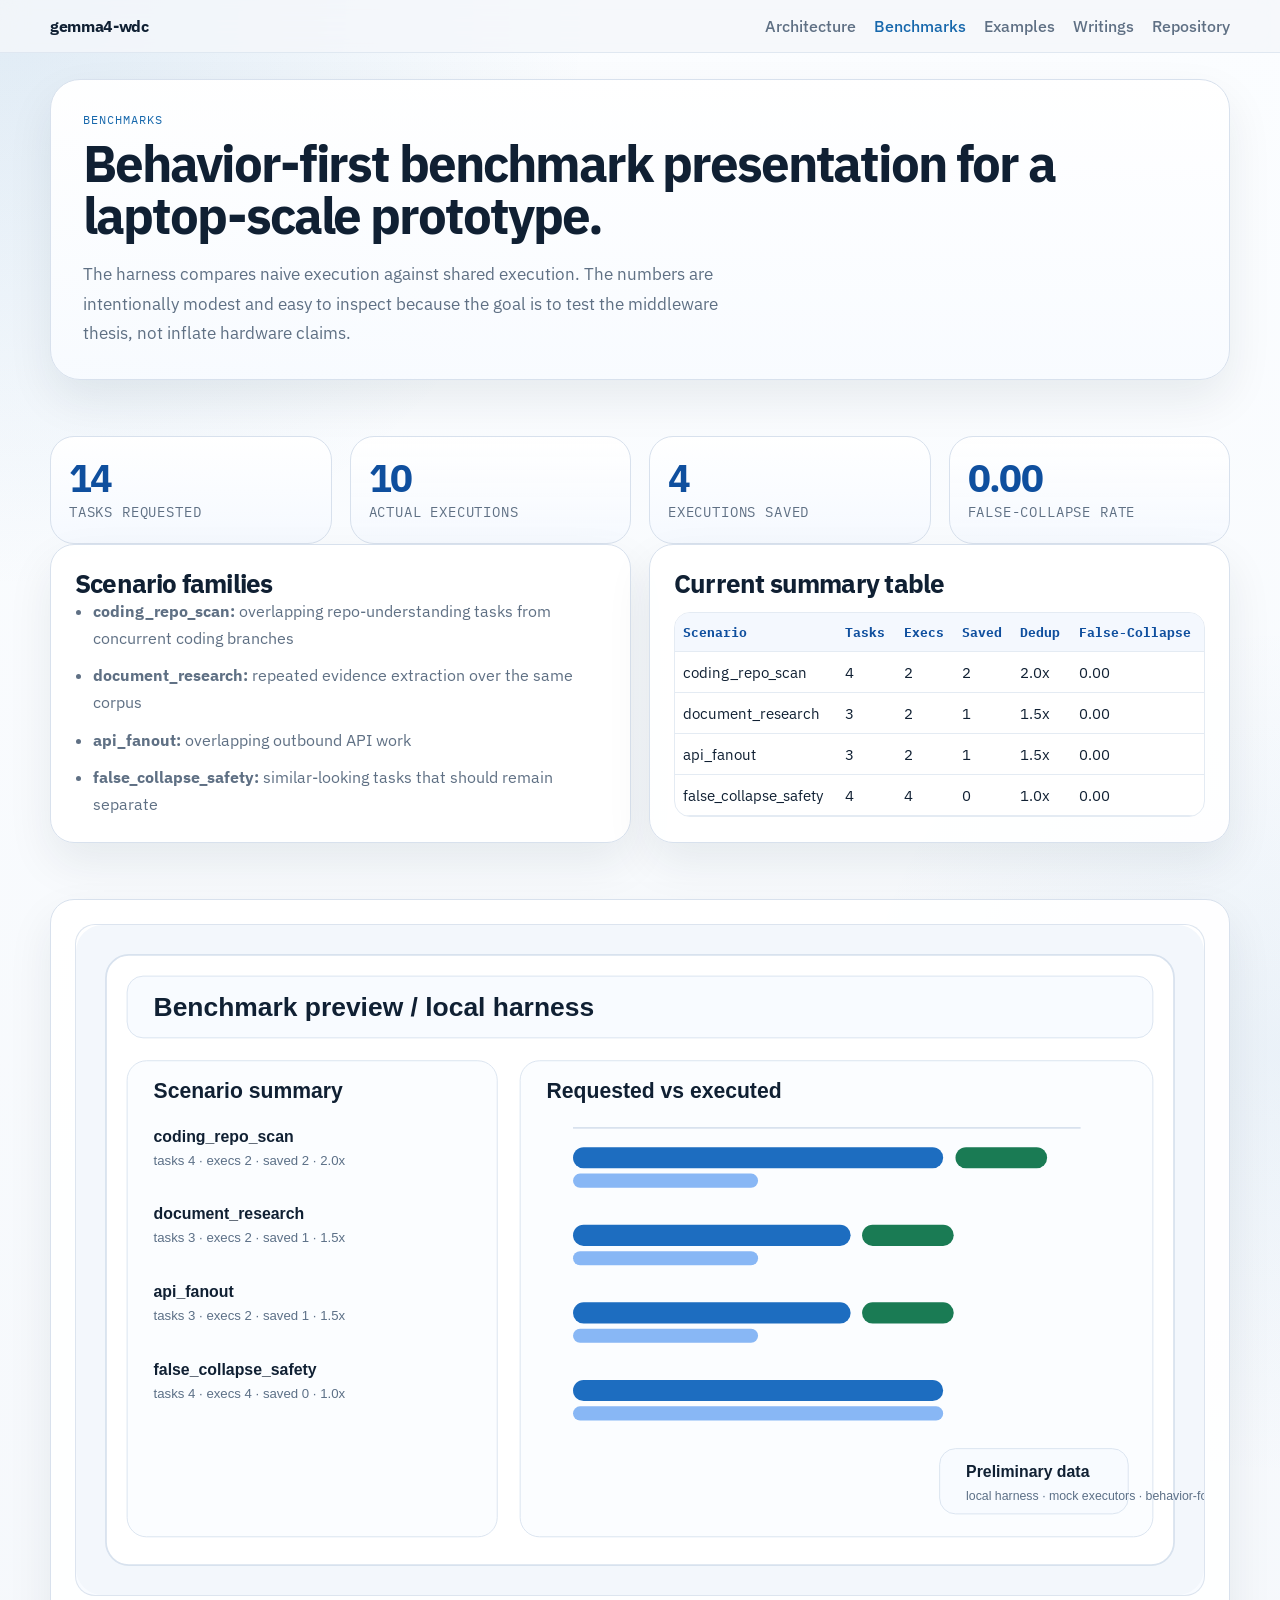
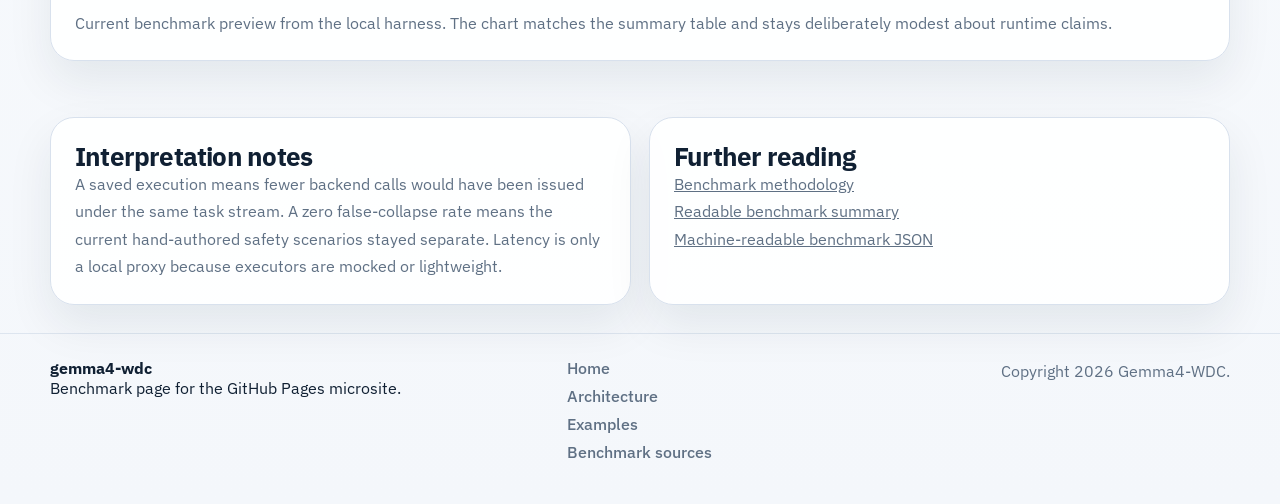
<file: site/benchmarks/index.html>
<!DOCTYPE html>
<html lang="en">
  <head>
    <meta charset="UTF-8" />
    <meta name="viewport" content="width=device-width, initial-scale=1.0" />
    <title>Benchmarks — gemma4-wdc</title>
    <meta name="description" content="Benchmark methodology and preliminary results for gemma4-wdc across coding-agent overlap, document research, API overlap, and false-collapse safety scenarios." />
    <meta name="robots" content="index, follow, max-image-preview:large" />
    <link rel="canonical" href="https://manishklach.github.io/gemma4-wdc/benchmarks/" />
    <meta property="og:type" content="website" />
    <meta property="og:url" content="https://manishklach.github.io/gemma4-wdc/benchmarks/" />
    <meta property="og:title" content="Benchmarks — gemma4-wdc" />
    <meta property="og:description" content="Preliminary laptop-scale benchmark results for shared execution units, semantic deduplication, and false-collapse safety." />
    <meta property="og:image" content="https://manishklach.github.io/gemma4-wdc/assets/og/agent-runtime-lab-og.svg" />
    <meta property="og:image:width" content="1200" />
    <meta property="og:image:height" content="630" />
    <meta property="og:image:alt" content="Benchmark preview for gemma4-wdc showing scenario-level tasks, executions, and saved executions." />
    <meta property="og:locale" content="en_US" />
    <meta name="twitter:card" content="summary_large_image" />
    <meta name="twitter:title" content="Benchmarks — gemma4-wdc" />
    <meta name="twitter:description" content="Transparent benchmark methodology and results for local multi-agent middleware." />
    <meta name="twitter:image" content="https://manishklach.github.io/gemma4-wdc/assets/og/agent-runtime-lab-og.svg" />
    <meta name="twitter:image:alt" content="Benchmark preview for gemma4-wdc showing scenario-level tasks, executions, and saved executions." />
    <meta name="twitter:site" content="@manishklach" />
    <link rel="icon" href="../favicon.svg" type="image/svg+xml" />
    <link rel="preconnect" href="https://fonts.googleapis.com" />
    <link rel="preconnect" href="https://fonts.gstatic.com" crossorigin />
    <link href="https://fonts.googleapis.com/css2?family=IBM+Plex+Sans:wght@400;500;600;700&family=IBM+Plex+Mono:wght@400;500&display=swap" rel="stylesheet" />
    <link rel="stylesheet" href="../styles.css" />
    <script type="application/ld+json">
      {
        "@context": "https://schema.org",
        "@type": "WebPage",
        "name": "Benchmarks — gemma4-wdc",
        "url": "https://manishklach.github.io/gemma4-wdc/benchmarks/",
        "description": "Benchmark methodology and preliminary results for gemma4-wdc across coding-agent overlap, document research, API overlap, and false-collapse safety scenarios."
      }
    </script>
  </head>
  <body data-page="benchmarks">
    <a class="skip-link" href="#content">Skip to content</a>
    <header class="site-header">
      <div class="container nav-shell">
        <a class="brand" href="../">gemma4-wdc</a>
        <nav aria-label="Primary">
          <a href="../architecture/">Architecture</a>
          <a href="../benchmarks/">Benchmarks</a>
          <a href="../examples/">Examples</a>
          <a href="https://manishklach.github.io/writings.html">Writings</a>
          <a href="https://github.com/manishklach/gemma4-wdc">Repository</a>
        </nav>
      </div>
    </header>
    <main id="content">
      <section class="subpage-hero container">
        <p class="eyebrow">Benchmarks</p>
        <h1>Behavior-first benchmark presentation for a laptop-scale prototype.</h1>
        <p class="lead">The harness compares naive execution against shared execution. The numbers are intentionally modest and easy to inspect because the goal is to test the middleware thesis, not inflate hardware claims.</p>
      </section>
      <section class="section container">
        <div class="grid four stats-grid">
          <article class="card stat-card">
            <span class="stat-value">14</span>
            <span class="stat-label">tasks requested</span>
          </article>
          <article class="card stat-card">
            <span class="stat-value">10</span>
            <span class="stat-label">actual executions</span>
          </article>
          <article class="card stat-card">
            <span class="stat-value">4</span>
            <span class="stat-label">executions saved</span>
          </article>
          <article class="card stat-card">
            <span class="stat-value">0.00</span>
            <span class="stat-label">false-collapse rate</span>
          </article>
        </div>
        <div class="grid two">
          <article class="card">
            <h2>Scenario families</h2>
            <ul class="plain-list">
              <li><strong>coding_repo_scan:</strong> overlapping repo-understanding tasks from concurrent coding branches</li>
              <li><strong>document_research:</strong> repeated evidence extraction over the same corpus</li>
              <li><strong>api_fanout:</strong> overlapping outbound API work</li>
              <li><strong>false_collapse_safety:</strong> similar-looking tasks that should remain separate</li>
            </ul>
          </article>
          <article class="card">
            <h2>Current summary table</h2>
            <div class="table-wrap">
            <table>
              <thead>
                <tr>
                  <th>Scenario</th>
                  <th>Tasks</th>
                  <th>Execs</th>
                  <th>Saved</th>
                  <th>Dedup</th>
                  <th>False-Collapse</th>
                </tr>
              </thead>
              <tbody>
                <tr><td>coding_repo_scan</td><td>4</td><td>2</td><td>2</td><td>2.0x</td><td>0.00</td></tr>
                <tr><td>document_research</td><td>3</td><td>2</td><td>1</td><td>1.5x</td><td>0.00</td></tr>
                <tr><td>api_fanout</td><td>3</td><td>2</td><td>1</td><td>1.5x</td><td>0.00</td></tr>
                <tr><td>false_collapse_safety</td><td>4</td><td>4</td><td>0</td><td>1.0x</td><td>0.00</td></tr>
              </tbody>
            </table>
            </div>
          </article>
        </div>
      </section>
      <section class="section container">
        <article class="card visual-card">
          <img src="../assets/screenshots/benchmark-results.svg" alt="Benchmark summary view showing scenario-level task counts, actual executions, saved executions, and dedup ratios across the current local harness." />
          <p class="media-caption">Current benchmark preview from the local harness. The chart matches the summary table and stays deliberately modest about runtime claims.</p>
        </article>
      </section>
      <section class="section container">
        <div class="grid two">
          <article class="card">
            <h2>Interpretation notes</h2>
            <p>A saved execution means fewer backend calls would have been issued under the same task stream. A zero false-collapse rate means the current hand-authored safety scenarios stayed separate. Latency is only a local proxy because executors are mocked or lightweight.</p>
          </article>
          <article class="card">
            <h2>Further reading</h2>
            <p><a href="https://github.com/manishklach/gemma4-wdc/blob/main/docs/benchmark-methodology.md">Benchmark methodology</a></p>
            <p><a href="https://github.com/manishklach/gemma4-wdc/blob/main/benchmarks/results/summary.md">Readable benchmark summary</a></p>
            <p><a href="https://github.com/manishklach/gemma4-wdc/blob/main/benchmarks/results/latest_summary.json">Machine-readable benchmark JSON</a></p>
          </article>
        </div>
      </section>
    </main>
    <footer class="site-footer">
      <div class="container footer-grid">
        <div>
          <strong>gemma4-wdc</strong>
          <p>Benchmark page for the GitHub Pages microsite.</p>
        </div>
        <nav aria-label="Footer">
          <a href="../">Home</a>
          <a href="../architecture/">Architecture</a>
          <a href="../examples/">Examples</a>
          <a href="https://github.com/manishklach/gemma4-wdc/tree/main/benchmarks">Benchmark sources</a>
        </nav>
        <p class="copyright">Copyright <span data-year></span> Gemma4-WDC.</p>
      </div>
    </footer>
    <script src="../script.js"></script>
  </body>
</html>
</file>
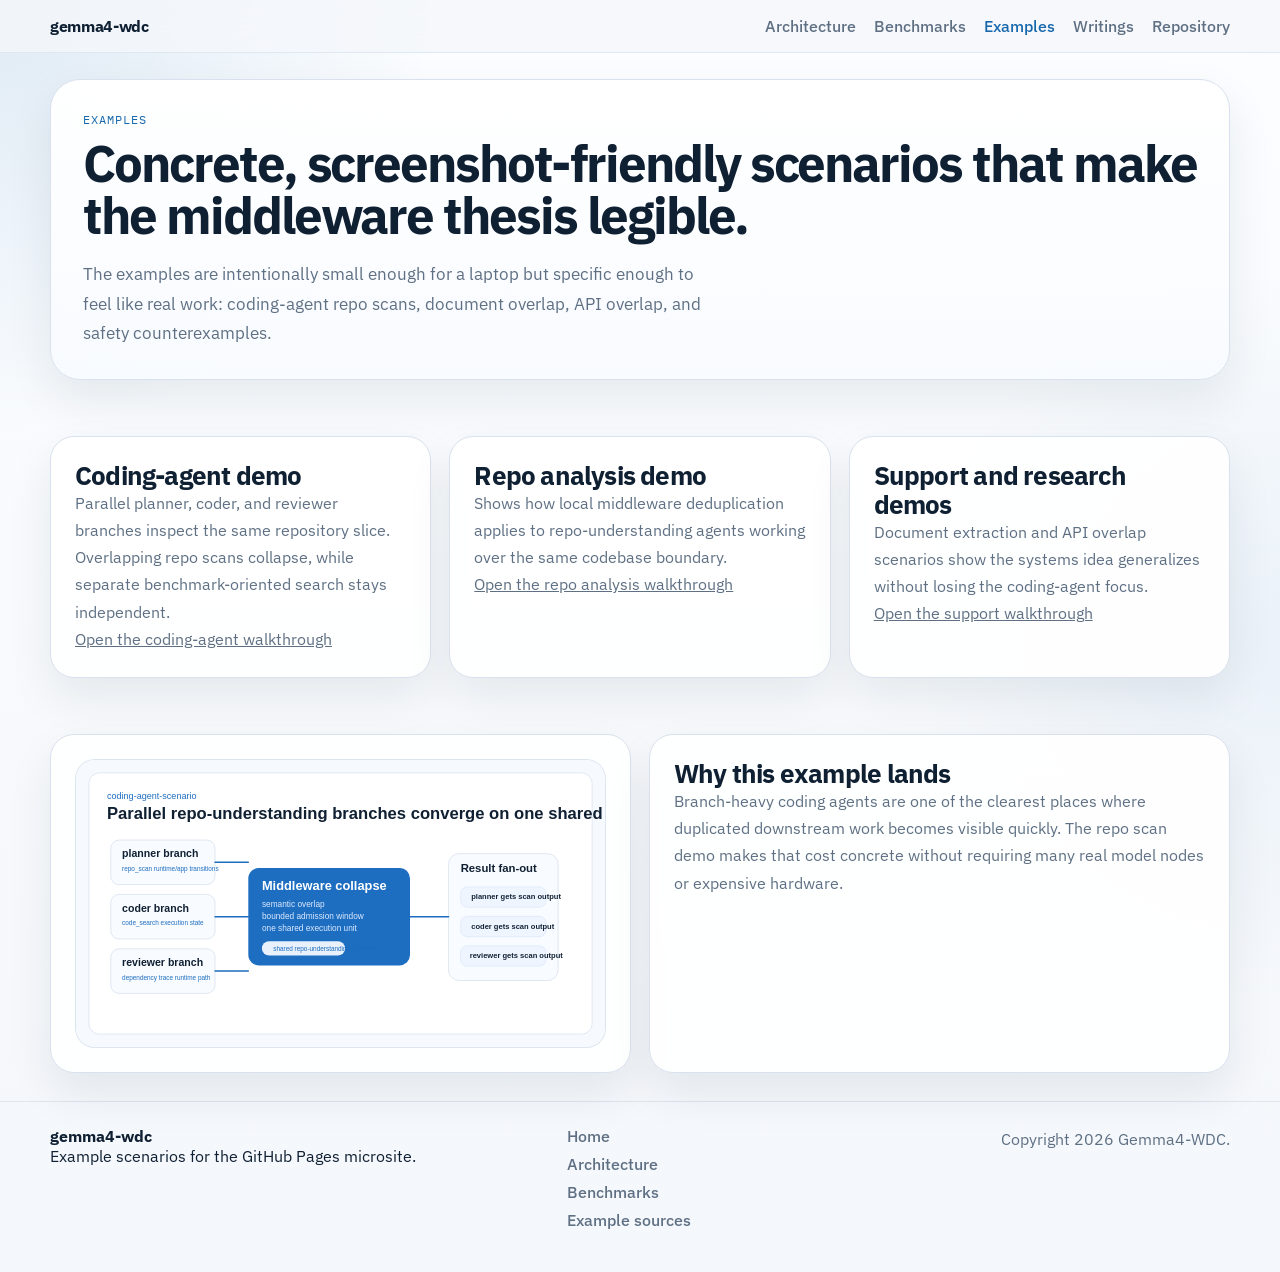
<file: site/examples/index.html>
<!DOCTYPE html>
<html lang="en">
  <head>
    <meta charset="UTF-8" />
    <meta name="viewport" content="width=device-width, initial-scale=1.0" />
    <title>Examples — gemma4-wdc</title>
    <meta name="description" content="Examples for gemma4-wdc, including coding-agent overlap, repo analysis, document research, and safety counterexamples for a local multi-agent runtime." />
    <meta name="robots" content="index, follow, max-image-preview:large" />
    <link rel="canonical" href="https://manishklach.github.io/gemma4-wdc/examples/" />
    <meta property="og:type" content="website" />
    <meta property="og:url" content="https://manishklach.github.io/gemma4-wdc/examples/" />
    <meta property="og:title" content="Examples — gemma4-wdc" />
    <meta property="og:description" content="Concrete local multi-agent examples for shared execution, coding-agent overlap, and benchmark-safe counterexamples." />
    <meta property="og:image" content="https://manishklach.github.io/gemma4-wdc/assets/og/agent-runtime-lab-og.svg" />
    <meta property="og:image:width" content="1200" />
    <meta property="og:image:height" content="630" />
    <meta property="og:image:alt" content="Example scenarios for gemma4-wdc showing coding-agent overlap and shared execution across local branches." />
    <meta property="og:locale" content="en_US" />
    <meta name="twitter:card" content="summary_large_image" />
    <meta name="twitter:title" content="Examples — gemma4-wdc" />
    <meta name="twitter:description" content="Coding-agent and research-oriented example flows for local middleware deduplication." />
    <meta name="twitter:image" content="https://manishklach.github.io/gemma4-wdc/assets/og/agent-runtime-lab-og.svg" />
    <meta name="twitter:image:alt" content="Example scenarios for gemma4-wdc showing coding-agent overlap and shared execution across local branches." />
    <meta name="twitter:site" content="@manishklach" />
    <link rel="icon" href="../favicon.svg" type="image/svg+xml" />
    <link rel="preconnect" href="https://fonts.googleapis.com" />
    <link rel="preconnect" href="https://fonts.gstatic.com" crossorigin />
    <link href="https://fonts.googleapis.com/css2?family=IBM+Plex+Sans:wght@400;500;600;700&family=IBM+Plex+Mono:wght@400;500&display=swap" rel="stylesheet" />
    <link rel="stylesheet" href="../styles.css" />
    <script type="application/ld+json">
      {
        "@context": "https://schema.org",
        "@type": "WebPage",
        "name": "Examples — gemma4-wdc",
        "url": "https://manishklach.github.io/gemma4-wdc/examples/",
        "description": "Examples for gemma4-wdc, including coding-agent overlap, repo analysis, document research, and safety counterexamples for a local multi-agent runtime."
      }
    </script>
  </head>
  <body data-page="examples">
    <a class="skip-link" href="#content">Skip to content</a>
    <header class="site-header">
      <div class="container nav-shell">
        <a class="brand" href="../">gemma4-wdc</a>
        <nav aria-label="Primary">
          <a href="../architecture/">Architecture</a>
          <a href="../benchmarks/">Benchmarks</a>
          <a href="../examples/">Examples</a>
          <a href="https://manishklach.github.io/writings.html">Writings</a>
          <a href="https://github.com/manishklach/gemma4-wdc">Repository</a>
        </nav>
      </div>
    </header>
    <main id="content">
      <section class="subpage-hero container">
        <p class="eyebrow">Examples</p>
        <h1>Concrete, screenshot-friendly scenarios that make the middleware thesis legible.</h1>
        <p class="lead">The examples are intentionally small enough for a laptop but specific enough to feel like real work: coding-agent repo scans, document overlap, API overlap, and safety counterexamples.</p>
      </section>
      <section class="section container">
        <div class="grid three">
          <article class="card">
            <h2>Coding-agent demo</h2>
            <p>Parallel planner, coder, and reviewer branches inspect the same repository slice. Overlapping repo scans collapse, while separate benchmark-oriented search stays independent.</p>
            <p><a href="https://github.com/manishklach/gemma4-wdc/blob/main/examples/coding_agents_demo/README.md">Open the coding-agent walkthrough</a></p>
          </article>
          <article class="card">
            <h2>Repo analysis demo</h2>
            <p>Shows how local middleware deduplication applies to repo-understanding agents working over the same codebase boundary.</p>
            <p><a href="https://github.com/manishklach/gemma4-wdc/blob/main/examples/repo_analysis_demo/README.md">Open the repo analysis walkthrough</a></p>
          </article>
          <article class="card">
            <h2>Support and research demos</h2>
            <p>Document extraction and API overlap scenarios show the systems idea generalizes without losing the coding-agent focus.</p>
            <p><a href="https://github.com/manishklach/gemma4-wdc/blob/main/examples/support_ops_demo/README.md">Open the support walkthrough</a></p>
          </article>
        </div>
      </section>
      <section class="section container">
        <div class="grid two">
          <article class="card visual-card">
            <img src="../assets/diagrams/coding-agent-scenario.svg" alt="Coding-agent scenario diagram showing planner, coder, and reviewer branches converging on one shared execution unit." />
          </article>
          <article class="card">
            <h2>Why this example lands</h2>
            <p>Branch-heavy coding agents are one of the clearest places where duplicated downstream work becomes visible quickly. The repo scan demo makes that cost concrete without requiring many real model nodes or expensive hardware.</p>
          </article>
        </div>
      </section>
    </main>
    <footer class="site-footer">
      <div class="container footer-grid">
        <div>
          <strong>gemma4-wdc</strong>
          <p>Example scenarios for the GitHub Pages microsite.</p>
        </div>
        <nav aria-label="Footer">
          <a href="../">Home</a>
          <a href="../architecture/">Architecture</a>
          <a href="../benchmarks/">Benchmarks</a>
          <a href="https://github.com/manishklach/gemma4-wdc/tree/main/examples">Example sources</a>
        </nav>
        <p class="copyright">Copyright <span data-year></span> Gemma4-WDC.</p>
      </div>
    </footer>
    <script src="../script.js"></script>
  </body>
</html>
</file>
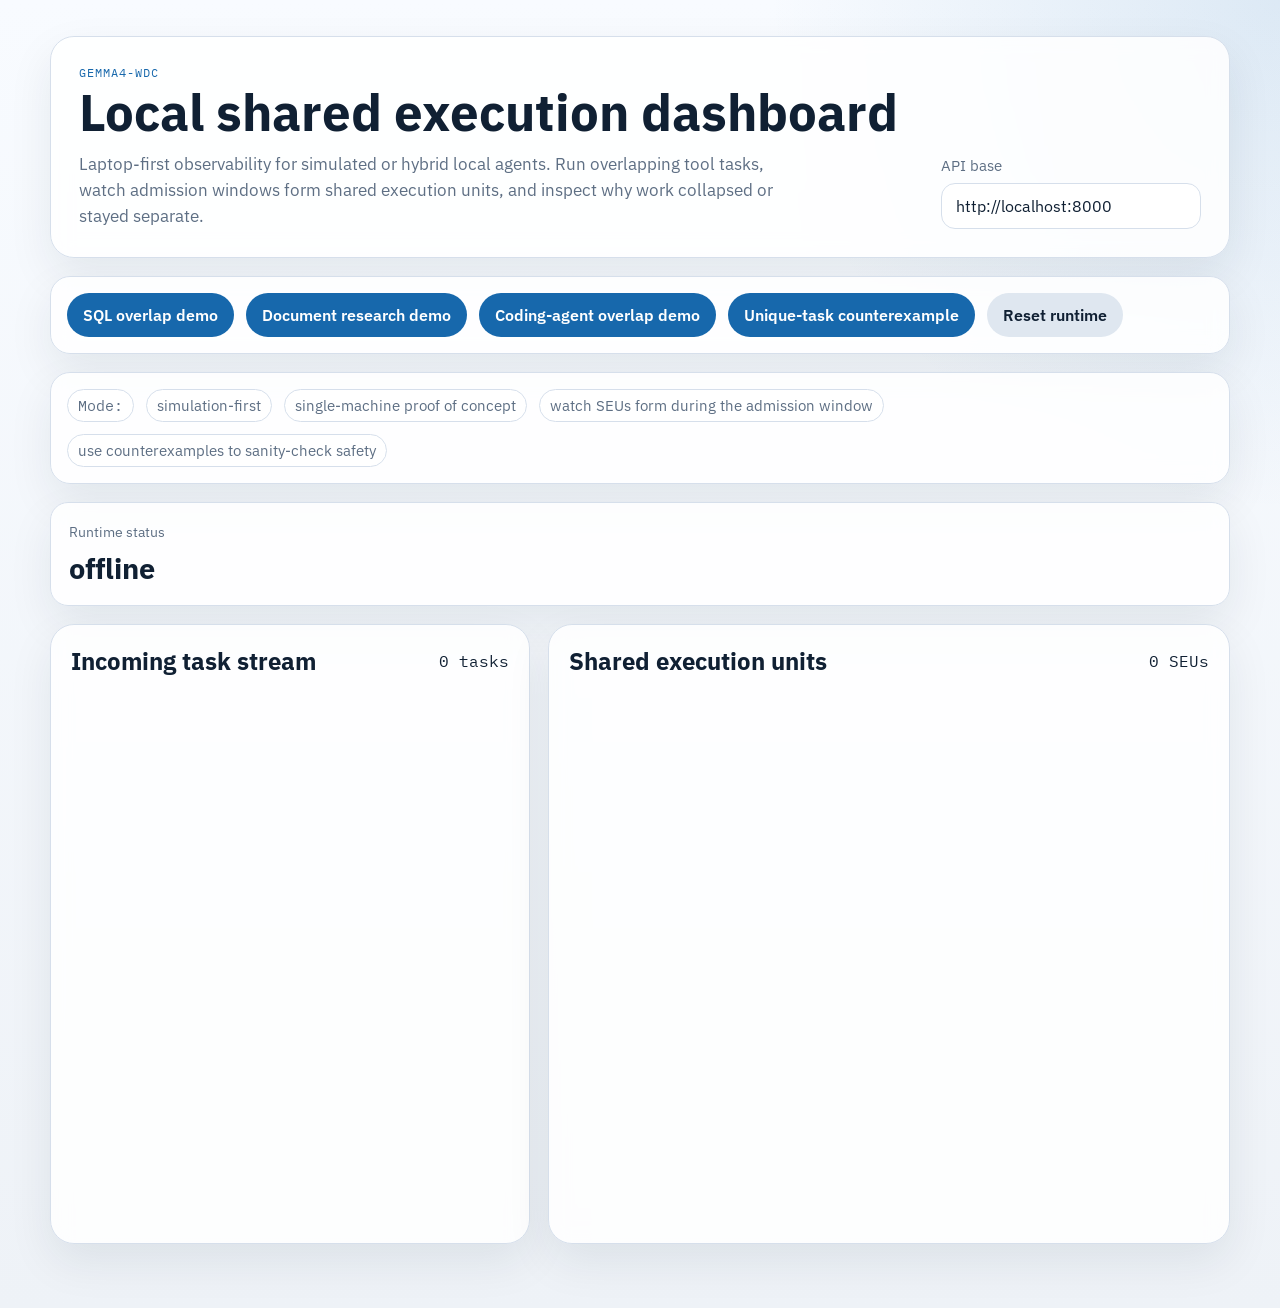
<file: runtime/shared_execution/frontend/index.html>
<!DOCTYPE html>
<html lang="en">
  <head>
    <meta charset="UTF-8" />
    <meta name="viewport" content="width=device-width, initial-scale=1.0" />
    <title>Gemma4-WDC Local Dashboard</title>
    <link rel="preconnect" href="https://fonts.googleapis.com" />
    <link rel="preconnect" href="https://fonts.gstatic.com" crossorigin />
    <link href="https://fonts.googleapis.com/css2?family=IBM+Plex+Sans:wght@400;500;600&family=IBM+Plex+Mono:wght@400;500&display=swap" rel="stylesheet" />
    <link rel="stylesheet" href="./styles.css" />
  </head>
  <body>
    <div class="shell">
      <header class="hero">
        <div>
          <p class="eyebrow">Gemma4-WDC</p>
          <h1>Local shared execution dashboard</h1>
          <p class="lede">
            Laptop-first observability for simulated or hybrid local agents. Run overlapping tool tasks, watch admission windows form shared execution units, and inspect why work collapsed or stayed separate.
          </p>
        </div>
        <div class="endpoint">
          <label for="apiBase">API base</label>
          <input id="apiBase" value="http://localhost:8000" />
        </div>
      </header>

      <section class="controls">
        <button data-scenario="sql_duplicate">SQL overlap demo</button>
        <button data-scenario="nl_duplicate">Document research demo</button>
        <button data-scenario="coding_overlap">Coding-agent overlap demo</button>
        <button data-scenario="unique_counterexample">Unique-task counterexample</button>
        <button id="resetBtn" class="secondary">Reset runtime</button>
      </section>

      <section class="controls helper-row">
        <span class="mono">Mode:</span>
        <span>simulation-first</span>
        <span>single-machine proof of concept</span>
        <span>watch SEUs form during the admission window</span>
        <span>use counterexamples to sanity-check safety</span>
      </section>

      <section class="metrics-grid" id="metricsGrid"></section>

      <section class="panel-grid">
        <article class="panel">
          <div class="panel-head">
            <h2>Incoming task stream</h2>
            <span class="mono" id="taskCount">0 tasks</span>
          </div>
          <div id="taskStream" class="stream"></div>
        </article>

        <article class="panel wide">
          <div class="panel-head">
            <h2>Shared execution units</h2>
            <span class="mono" id="seuCount">0 SEUs</span>
          </div>
          <div id="seuGrid" class="seu-grid"></div>
        </article>
      </section>
    </div>
    <script src="./script.js"></script>
  </body>
</html>
</file>
<file: site/styles.css>
:root {
  --bg: #f4f7fb;
  --surface: rgba(255, 255, 255, 0.94);
  --surface-strong: #ffffff;
  --border: #d8e1ed;
  --text: #102033;
  --muted: #5f7084;
  --accent: #1768ac;
  --accent-soft: #e8f1fc;
  --accent-strong: #0f4f9e;
  --shadow: 0 20px 46px rgba(16, 32, 51, 0.08);
}

* { box-sizing: border-box; }

html { scroll-behavior: smooth; }

body {
  margin: 0;
  font-family: "IBM Plex Sans", sans-serif;
  color: var(--text);
  background:
    radial-gradient(circle at top left, rgba(23, 104, 172, 0.12), transparent 24%),
    radial-gradient(circle at right center, rgba(23, 104, 172, 0.06), transparent 26%),
    linear-gradient(180deg, #fbfdff 0%, var(--bg) 100%);
}

img {
  max-width: 100%;
  display: block;
}

a {
  color: inherit;
}

.skip-link {
  position: absolute;
  left: -9999px;
  top: 0;
}

.skip-link:focus {
  left: 16px;
  top: 16px;
  background: var(--text);
  color: white;
  padding: 10px 12px;
  border-radius: 10px;
  z-index: 20;
}

.container {
  width: min(1180px, calc(100% - 40px));
  margin: 0 auto;
}

.site-header {
  position: sticky;
  top: 0;
  z-index: 10;
  backdrop-filter: blur(12px);
  background: rgba(244, 247, 251, 0.82);
  border-bottom: 1px solid rgba(216, 225, 237, 0.7);
}

.nav-shell {
  display: flex;
  align-items: center;
  justify-content: space-between;
  gap: 20px;
  padding: 16px 0;
}

.brand {
  font-weight: 700;
  text-decoration: none;
  letter-spacing: -0.02em;
  text-transform: lowercase;
}

nav {
  display: flex;
  gap: 18px;
  flex-wrap: wrap;
}

nav a {
  text-decoration: none;
  color: var(--muted);
  font-weight: 500;
}

body[data-page="home"] nav a[href="./"],
body[data-page="architecture"] nav a[href="../architecture/"],
body[data-page="benchmarks"] nav a[href="../benchmarks/"],
body[data-page="examples"] nav a[href="../examples/"] {
  color: var(--accent);
}

.hero,
.subpage-hero,
.card {
  background: var(--surface);
  border: 1px solid var(--border);
  box-shadow: var(--shadow);
}

.hero {
  margin-top: 30px;
  border-radius: 30px;
  padding: 38px;
  display: grid;
  grid-template-columns: minmax(0, 1.02fr) minmax(360px, 0.98fr);
  gap: 34px;
  align-items: center;
}

.subpage-hero {
  margin-top: 26px;
  border-radius: 30px;
  padding: 32px;
  background:
    linear-gradient(180deg, rgba(255,255,255,0.98) 0%, rgba(248,251,255,0.94) 100%);
}

.eyebrow {
  margin: 0 0 10px;
  color: var(--accent);
  font-family: "IBM Plex Mono", monospace;
  text-transform: uppercase;
  letter-spacing: 0.08em;
  font-size: 12px;
}

h1, h2, h3, p, ul, ol, table {
  margin: 0;
}

h1 {
  font-size: clamp(2.25rem, 4vw, 4.1rem);
  line-height: 1.02;
  letter-spacing: -0.04em;
}

h2 {
  font-size: clamp(1.65rem, 2vw, 2.2rem);
  line-height: 1.1;
  letter-spacing: -0.03em;
}

h3 {
  font-size: 1.12rem;
  margin-bottom: 10px;
}

.lead,
.card p,
.card li,
.copyright {
  color: var(--muted);
  line-height: 1.7;
}

.lead {
  margin-top: 18px;
  font-size: 1.07rem;
  max-width: 640px;
}

.hero-note,
.section-kicker,
.media-caption,
.detail-list p {
  color: var(--muted);
  line-height: 1.7;
}

.hero-note {
  margin-top: 16px;
  font-family: "IBM Plex Mono", monospace;
  font-size: 0.93rem;
}

.actions {
  display: flex;
  flex-wrap: wrap;
  gap: 12px;
  margin-top: 22px;
}

.actions a,
.button-link {
  text-decoration: none;
  color: white;
  background: var(--accent);
  border-radius: 999px;
  padding: 12px 16px;
  font-weight: 600;
}

.actions a.secondary {
  background: #dfe8f4;
  color: var(--text);
}

.hero-highlights {
  margin: 22px 0 0;
  padding-left: 18px;
  display: grid;
  gap: 10px;
  color: var(--muted);
}

.section {
  margin-top: 56px;
}

.section-intro,
.section-head {
  margin-bottom: 18px;
}

.section-head {
  display: flex;
  justify-content: space-between;
  align-items: end;
  gap: 18px;
}

.text-link {
  color: var(--accent);
  text-decoration: none;
  font-weight: 600;
}

.section-kicker {
  margin: 0 0 18px;
  max-width: 760px;
  font-size: 1rem;
}

.grid {
  display: grid;
  gap: 18px;
}

.two {
  grid-template-columns: repeat(2, minmax(0, 1fr));
}

.three {
  grid-template-columns: repeat(3, minmax(0, 1fr));
}

.four {
  grid-template-columns: repeat(4, minmax(0, 1fr));
}

.card {
  border-radius: 24px;
  padding: 24px;
  position: relative;
}

.visual-card {
  overflow: hidden;
}

.visual-card img,
.visual-card video,
.hero-card img,
.hero-card video {
  width: 100%;
  border-radius: 20px;
  border: 1px solid rgba(216, 225, 237, 0.85);
  background: linear-gradient(180deg, #ffffff 0%, #f8fbff 100%);
}

.visual-card video {
  aspect-ratio: 16 / 10;
  object-fit: cover;
}

.hero-card {
  align-self: stretch;
  display: grid;
  align-items: center;
}

.hero-preview {
  display: grid;
  gap: 10px;
  padding: 16px;
  border-radius: 24px;
  border: 1px solid rgba(216, 225, 237, 0.9);
  background: linear-gradient(180deg, rgba(255,255,255,0.98) 0%, rgba(247,250,254,0.96) 100%);
  box-shadow: var(--shadow);
}

.hero-preview-head {
  margin-bottom: 0;
}

.hero-preview video {
  aspect-ratio: 16 / 9.1;
  object-fit: cover;
}

.hero-preview-caption {
  margin-top: 2px;
  font-size: 0.92rem;
}

.media-header {
  display: flex;
  justify-content: space-between;
  align-items: start;
  gap: 12px;
  margin-bottom: 14px;
}

.media-eyebrow {
  margin: 0 0 6px;
  color: var(--accent);
  font-family: "IBM Plex Mono", monospace;
  font-size: 0.76rem;
  text-transform: uppercase;
  letter-spacing: 0.08em;
}

.media-tag {
  border: 1px solid var(--border);
  background: #f4f8fe;
  color: var(--accent-strong);
  border-radius: 999px;
  padding: 6px 10px;
  font-family: "IBM Plex Mono", monospace;
  font-size: 0.76rem;
  white-space: nowrap;
}

.media-caption {
  margin-top: 14px;
  font-size: 0.97rem;
}

.detail-list {
  margin-top: 16px;
  display: grid;
  gap: 8px;
}

.stats-grid {
  margin-top: 18px;
  margin-bottom: 0;
}

.stat-card {
  display: grid;
  gap: 6px;
  min-height: 108px;
  align-content: center;
  background: linear-gradient(180deg, rgba(255,255,255,0.98) 0%, rgba(245,249,255,0.95) 100%);
  padding: 18px;
  box-shadow: none;
}

.stat-value {
  font-size: clamp(1.8rem, 3vw, 2.5rem);
  line-height: 1;
  letter-spacing: -0.04em;
  color: var(--accent-strong);
  font-weight: 700;
}

.stat-label {
  color: var(--muted);
  font-family: "IBM Plex Mono", monospace;
  font-size: 0.86rem;
  text-transform: uppercase;
  letter-spacing: 0.06em;
}

.table-wrap {
  overflow-x: auto;
  margin-top: 14px;
  border: 1px solid #e4ebf3;
  border-radius: 16px;
  background: white;
}

.flow-grid {
  display: grid;
  grid-template-columns: repeat(3, minmax(0, 1fr));
  gap: 14px;
}

.flow-card {
  background: var(--surface-strong);
  border: 1px solid var(--border);
  border-radius: 18px;
  padding: 18px;
  box-shadow: var(--shadow);
  display: grid;
  gap: 12px;
  min-height: 126px;
  align-content: start;
}

.flow-card strong {
  color: var(--accent);
  font-family: "IBM Plex Mono", monospace;
  font-size: 1rem;
}

.flow-card span {
  color: var(--text);
  font-weight: 600;
  line-height: 1.35;
}

table {
  width: 100%;
  border-collapse: collapse;
  font-size: 0.95rem;
  min-width: 420px;
}

th, td {
  padding: 10px 8px;
  text-align: left;
  border-bottom: 1px solid #e4ebf3;
}

th {
  color: var(--accent-strong);
  font-family: "IBM Plex Mono", monospace;
  font-size: 0.83rem;
  background: #f4f8fe;
}

.plain-list {
  padding-left: 18px;
  display: grid;
  gap: 10px;
}

.site-footer {
  margin-top: 28px;
  padding: 24px 0 42px;
  border-top: 1px solid rgba(216, 225, 237, 0.8);
}

.footer-grid {
  display: grid;
  grid-template-columns: 1.2fr 1fr auto;
  gap: 22px;
  align-items: start;
}

.site-footer nav {
  display: grid;
  gap: 8px;
}

.hero-copy {
  display: grid;
  align-content: center;
}

.hero-card {
  min-height: 100%;
}

.media-grid,
.feature-grid,
.balanced-grid {
  align-items: stretch;
}

.single-card-grid {
  margin-top: 18px;
}

.core-idea-shell {
  display: grid;
  grid-template-columns: minmax(0, 1.12fr) minmax(320px, 0.88fr);
  gap: 22px;
  align-items: start;
}

.core-idea-copy {
  display: grid;
  gap: 18px;
}

.process-visual {
  align-self: stretch;
}

.benchmark-shell {
  display: grid;
  gap: 20px;
}

.benchmark-top {
  align-items: stretch;
}

.benchmark-copy,
.benchmark-visual,
.benchmark-table-card,
.scope-grid .card,
.feature-grid .card,
.balanced-grid .card {
  height: 100%;
}

.benchmark-copy {
  display: grid;
  align-content: start;
}

.benchmark-table-card {
  padding-top: 20px;
}

.table-head {
  margin-bottom: 8px;
}

.scope-grid {
  align-items: stretch;
}

@media (max-width: 1080px) {
  .hero,
  .two,
  .four,
  .three,
  .footer-grid,
  .flow-grid,
  .core-idea-shell {
    grid-template-columns: 1fr;
  }
}

@media (max-width: 820px) {
  .nav-shell,
  .section-head {
    align-items: start;
    flex-direction: column;
  }

  .container {
    width: min(1180px, calc(100% - 24px));
  }

  .hero,
  .subpage-hero,
  .card {
    padding: 20px;
  }

  .hero-preview {
    padding: 14px;
  }

  .hero-highlights {
    margin-top: 18px;
  }

  .section {
    margin-top: 40px;
  }

  .media-header {
    flex-direction: column;
  }
}
</file>
<file: runtime/shared_execution/frontend/styles.css>
:root {
  --bg: #eef2f7;
  --surface: rgba(255, 255, 255, 0.85);
  --surface-strong: #ffffff;
  --border: #d6dfeb;
  --text: #102033;
  --muted: #5e6f84;
  --accent: #1768ac;
  --accent-soft: #dceafe;
  --success: #1f7a5c;
  --warn: #a46a00;
  --danger: #b83b3b;
  --shadow: 0 18px 45px rgba(16, 32, 51, 0.08);
}

* { box-sizing: border-box; }
body {
  margin: 0;
  font-family: "IBM Plex Sans", sans-serif;
  color: var(--text);
  background:
    radial-gradient(circle at top right, rgba(23, 104, 172, 0.12), transparent 28%),
    linear-gradient(180deg, #f8fbff 0%, var(--bg) 100%);
}
.shell {
  width: min(1180px, calc(100% - 40px));
  margin: 0 auto;
  padding: 36px 0 64px;
}
.hero, .panel, .controls, .metric-card {
  background: var(--surface);
  backdrop-filter: blur(10px);
  border: 1px solid var(--border);
  box-shadow: var(--shadow);
}
.hero {
  border-radius: 24px;
  padding: 28px;
  display: flex;
  justify-content: space-between;
  gap: 24px;
  align-items: end;
}
.eyebrow, .mono {
  font-family: "IBM Plex Mono", monospace;
}
.eyebrow {
  color: var(--accent);
  text-transform: uppercase;
  letter-spacing: 0.08em;
  font-size: 12px;
}
h1, h2, h3, p { margin: 0; }
h1 { font-size: clamp(2rem, 4vw, 3.4rem); line-height: 0.95; margin: 8px 0 14px; }
.lede { max-width: 720px; color: var(--muted); font-size: 1.05rem; line-height: 1.55; }
.endpoint { min-width: 260px; display: grid; gap: 8px; }
label { color: var(--muted); font-size: 0.92rem; }
input {
  border: 1px solid var(--border);
  background: var(--surface-strong);
  color: var(--text);
  border-radius: 14px;
  padding: 12px 14px;
  font: inherit;
}
.controls {
  margin-top: 18px;
  padding: 16px;
  border-radius: 20px;
  display: flex;
  gap: 12px;
  flex-wrap: wrap;
}
.helper-row {
  color: var(--muted);
  font-size: 0.92rem;
}
.helper-row span {
  padding: 6px 10px;
  border-radius: 999px;
  background: rgba(255,255,255,0.8);
  border: 1px solid var(--border);
}
button {
  border: 0;
  border-radius: 999px;
  padding: 12px 16px;
  background: var(--accent);
  color: white;
  font: inherit;
  font-weight: 600;
  cursor: pointer;
}
button.secondary {
  background: #dfe7f0;
  color: var(--text);
}
.metrics-grid {
  margin-top: 18px;
  display: grid;
  grid-template-columns: repeat(auto-fit, minmax(180px, 1fr));
  gap: 14px;
}
.metric-card {
  padding: 18px;
  border-radius: 18px;
}
.metric-card strong {
  display: block;
  font-size: 1.8rem;
  margin-top: 8px;
}
.metric-card span {
  color: var(--muted);
  font-size: 0.88rem;
}
.panel-grid {
  margin-top: 18px;
  display: grid;
  grid-template-columns: 0.95fr 1.35fr;
  gap: 18px;
}
.panel {
  border-radius: 24px;
  padding: 20px;
}
.wide { min-height: 620px; }
.panel-head {
  display: flex;
  justify-content: space-between;
  margin-bottom: 16px;
  align-items: center;
}
.stream, .seu-grid {
  display: grid;
  gap: 12px;
}
.task-card, .seu-card {
  border: 1px solid var(--border);
  background: var(--surface-strong);
  border-radius: 18px;
  padding: 16px;
}
.task-card small, .seu-card small, .meta {
  color: var(--muted);
}
.decision {
  margin-top: 8px;
  color: var(--accent);
  font-family: "IBM Plex Mono", monospace;
  font-size: 12px;
}
.task-card code, .meta, .seu-card pre {
  font-family: "IBM Plex Mono", monospace;
}
.pill {
  display: inline-flex;
  align-items: center;
  gap: 6px;
  border-radius: 999px;
  padding: 5px 10px;
  font-size: 12px;
  font-family: "IBM Plex Mono", monospace;
  background: var(--accent-soft);
  color: var(--accent);
}
.status-PENDING { color: var(--warn); background: #fff1d6; }
.status-EXECUTING { color: var(--accent); background: var(--accent-soft); }
.status-COMPLETED { color: var(--success); background: #def5ec; }
.status-FAILED { color: var(--danger); background: #ffe1e1; }
.countdown {
  margin-top: 12px;
  height: 8px;
  background: #edf2f8;
  border-radius: 999px;
  overflow: hidden;
}
.countdown > div {
  height: 100%;
  background: linear-gradient(90deg, #86b6f6 0%, #1768ac 100%);
}
.subscribers {
  margin-top: 14px;
  display: flex;
  flex-wrap: wrap;
  gap: 8px;
}
.subscriber {
  border: 1px solid var(--border);
  padding: 8px 10px;
  border-radius: 12px;
  background: #fbfdff;
}
pre {
  margin: 12px 0 0;
  white-space: pre-wrap;
  font-size: 12px;
  color: var(--muted);
}
@media (max-width: 980px) {
  .hero { flex-direction: column; align-items: start; }
  .panel-grid { grid-template-columns: 1fr; }
}
</file>
